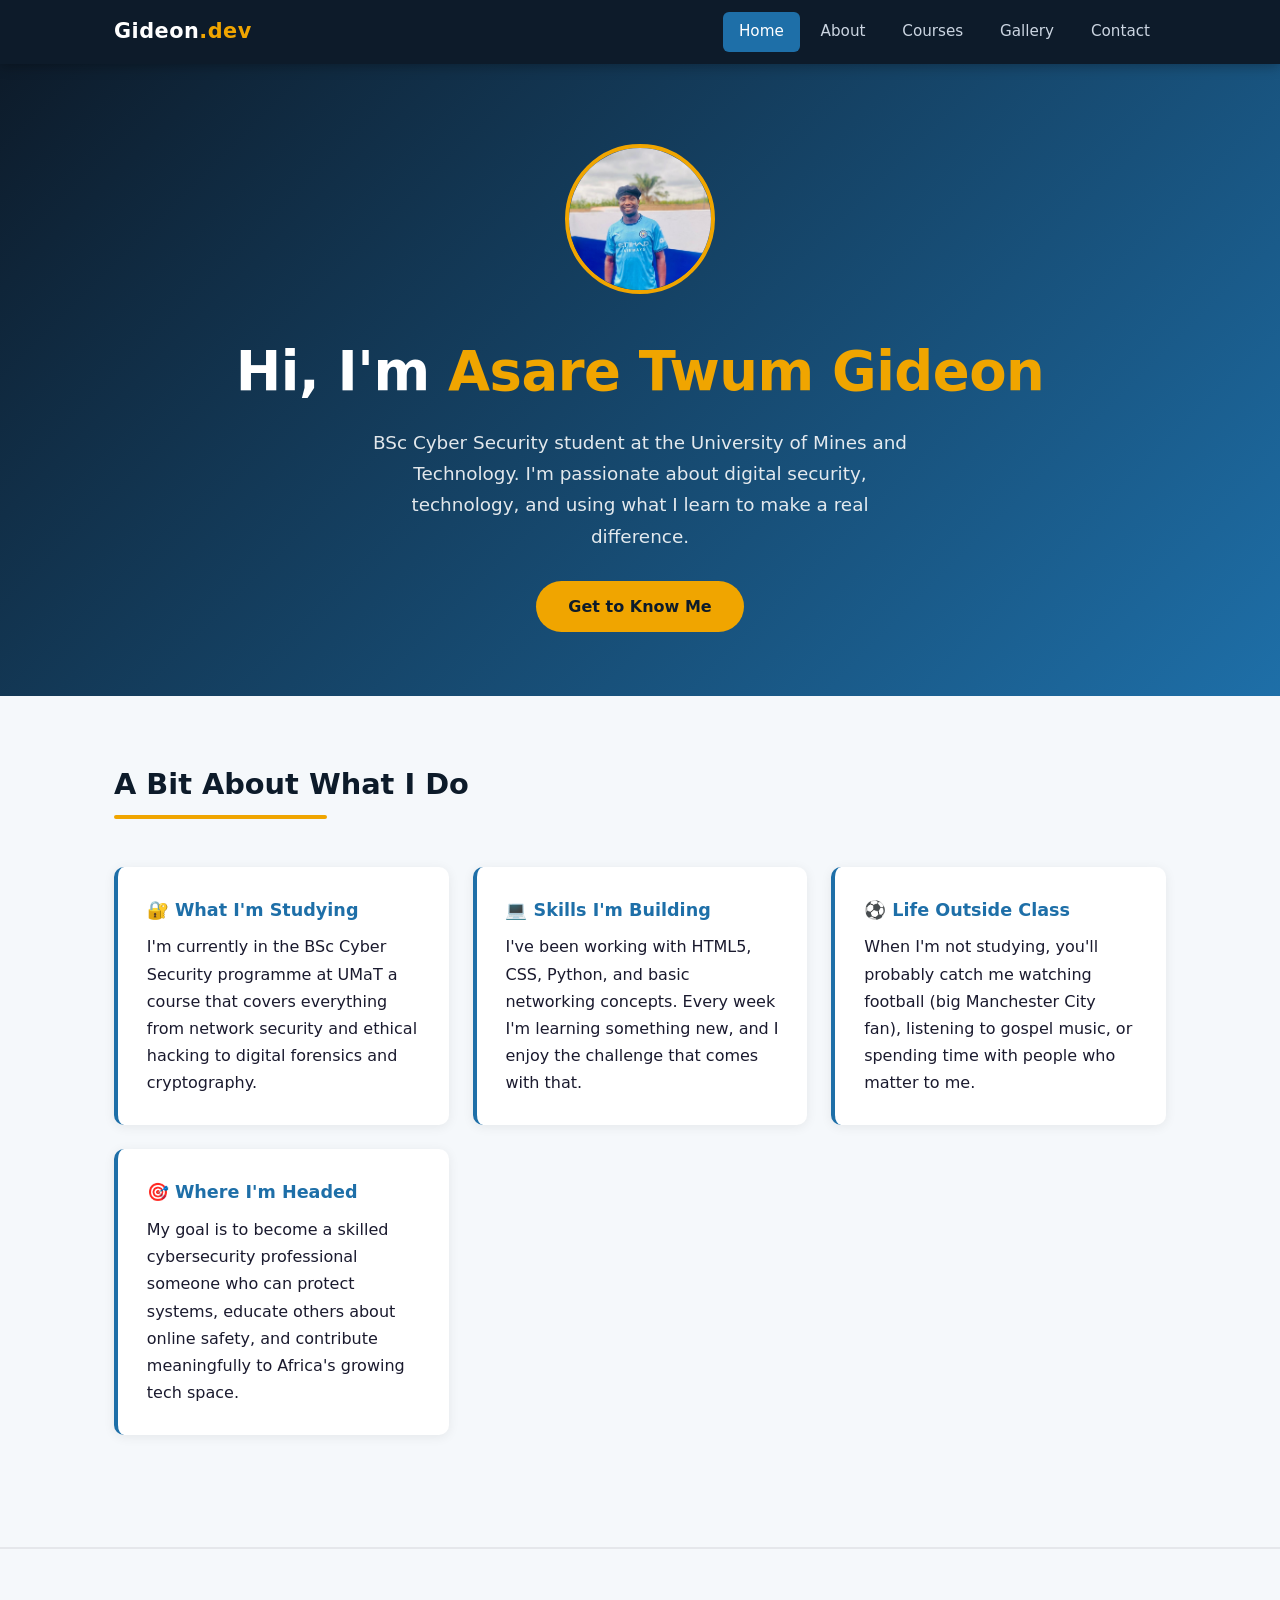
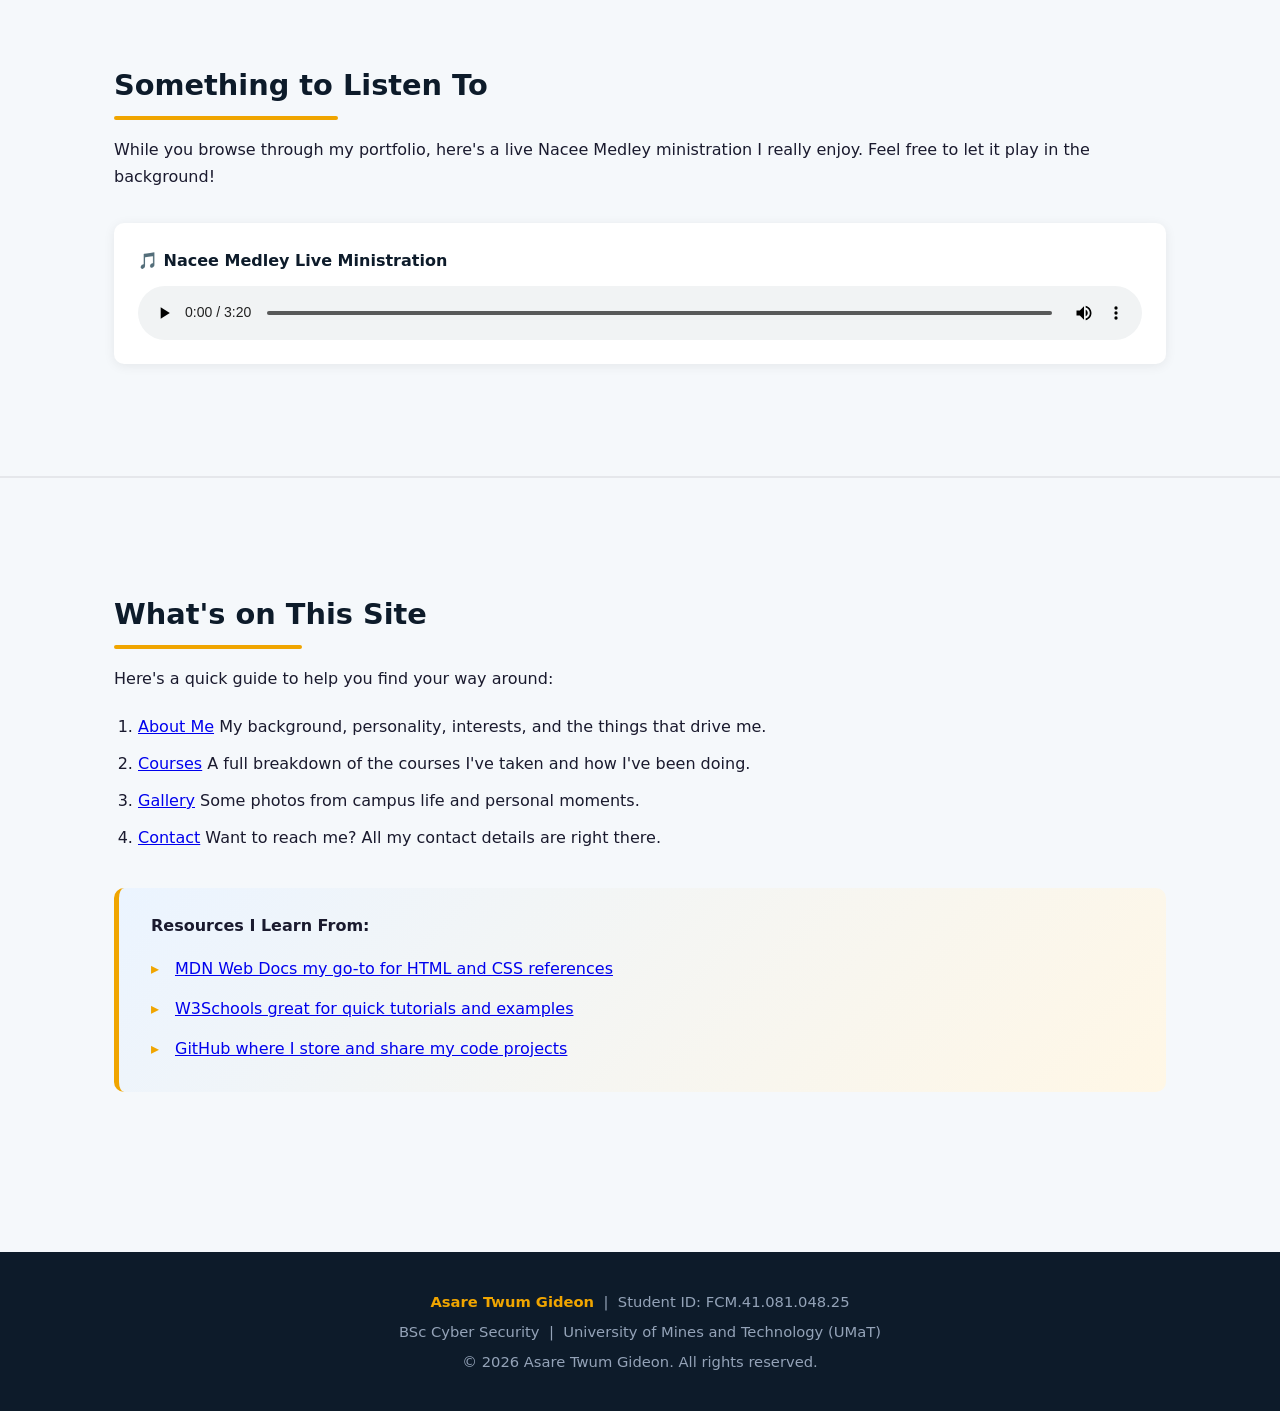
<file: index.html>
<!DOCTYPE html>
<html lang="en">
<head>
  <meta charset="UTF-8" />
  <meta name="viewport" content="width=device-width, initial-scale=1.0" />
  <meta name="description" content="Academic Portfolio of Asare Twum Gideon BSc Cyber Security student at UMaT" />
  <meta name="author" content="Asare Twum Gideon" />
  <title>Home | Asare Twum Gideon</title>
  <link rel="stylesheet" href="style.css" />
</head>
<body>

  <header>
    <div class="header-inner">
      <a href="index.html" class="logo">Gideon<span>.dev</span></a>
      <nav>
        <ul>
          <li><a href="index.html" class="active">Home</a></li>
          <li><a href="about.html">About</a></li>
          <li><a href="courses.html">Courses</a></li>
          <li><a href="gallery.html">Gallery</a></li>
          <li><a href="contact.html">Contact</a></li>
        </ul>
      </nav>
    </div>
  </header>

  <section class="hero">
    <img src="images/photo1.jpg" alt="Asare Twum Gideon smiling outdoors in a Manchester City jersey" class="hero-photo" />
    <h1>Hi, I'm <span>Asare Twum Gideon</span></h1>
    <p>BSc Cyber Security student at the University of Mines and Technology. I'm passionate about digital security, technology, and using what I learn to make a real difference.</p>
    <a href="about.html" class="btn">Get to Know Me</a>
  </section>

  <main>

    <section class="section">
      <h2 class="section-title">A Bit About What I Do</h2>
      <div class="card-grid">
        <article class="card">
          <h3>🔐 What I'm Studying</h3>
          <p>I'm currently in the BSc Cyber Security programme at UMaT a course that covers everything from network security and ethical hacking to digital forensics and cryptography.</p>
        </article>
        <article class="card">
          <h3>💻 Skills I'm Building</h3>
          <p>I've been working with HTML5, CSS, Python, and basic networking concepts. Every week I'm learning something new, and I enjoy the challenge that comes with that.</p>
        </article>
        <article class="card">
          <h3>⚽ Life Outside Class</h3>
          <p>When I'm not studying, you'll probably catch me watching football (big Manchester City fan), listening to gospel music, or spending time with people who matter to me.</p>
        </article>
        <article class="card">
          <h3>🎯 Where I'm Headed</h3>
          <p>My goal is to become a skilled cybersecurity professional someone who can protect systems, educate others about online safety, and contribute meaningfully to Africa's growing tech space.</p>
        </article>
      </div>
    </section>

    <hr class="divider" />

    <section class="section">
      <h2 class="section-title">Something to Listen To</h2>
      <p>While you browse through my portfolio, here's a live Nacee Medley ministration I really enjoy. Feel free to let it play in the background!</p>
      <div class="audio-wrap">
        <p>🎵 Nacee Medley  Live Ministration</p>
        <audio controls>
          <source src="media/audio.mp3" type="audio/mpeg" />
          Your browser does not support the audio element.
        </audio>
      </div>
    </section>

    <hr class="divider" />

    <section class="section">
      <h2 class="section-title">What's on This Site</h2>
      <p>Here's a quick guide to help you find your way around:</p>
      <ol class="styled-ol">
        <li><a href="about.html">About Me</a> My background, personality, interests, and the things that drive me.</li>
        <li><a href="courses.html">Courses</a>  A full breakdown of the courses I've taken and how I've been doing.</li>
        <li><a href="gallery.html">Gallery</a>  Some photos from campus life and personal moments.</li>
        <li><a href="contact.html">Contact</a>  Want to reach me? All my contact details are right there.</li>
      </ol>

      <div class="highlight" style="margin-top:2rem;">
        <strong>Resources I Learn From:</strong>
        <ul class="styled-list" style="margin-top:0.6rem;">
          <li><a href="https://developer.mozilla.org" target="_blank" rel="noopener">MDN Web Docs  my go-to for HTML and CSS references</a></li>
          <li><a href="https://www.w3schools.com" target="_blank" rel="noopener">W3Schools  great for quick tutorials and examples</a></li>
          <li><a href="https://github.com" target="_blank" rel="noopener">GitHub  where I store and share my code projects</a></li>
        </ul>
      </div>
    </section>

  </main>

  <footer>
    <p><strong>Asare Twum Gideon</strong> &nbsp;|&nbsp; Student ID: FCM.41.081.048.25</p>
    <p>BSc Cyber Security &nbsp;|&nbsp; University of Mines and Technology (UMaT)</p>
    <p>&copy; 2026 Asare Twum Gideon. All rights reserved.</p>
  </footer>

</body>
</html>
</file>
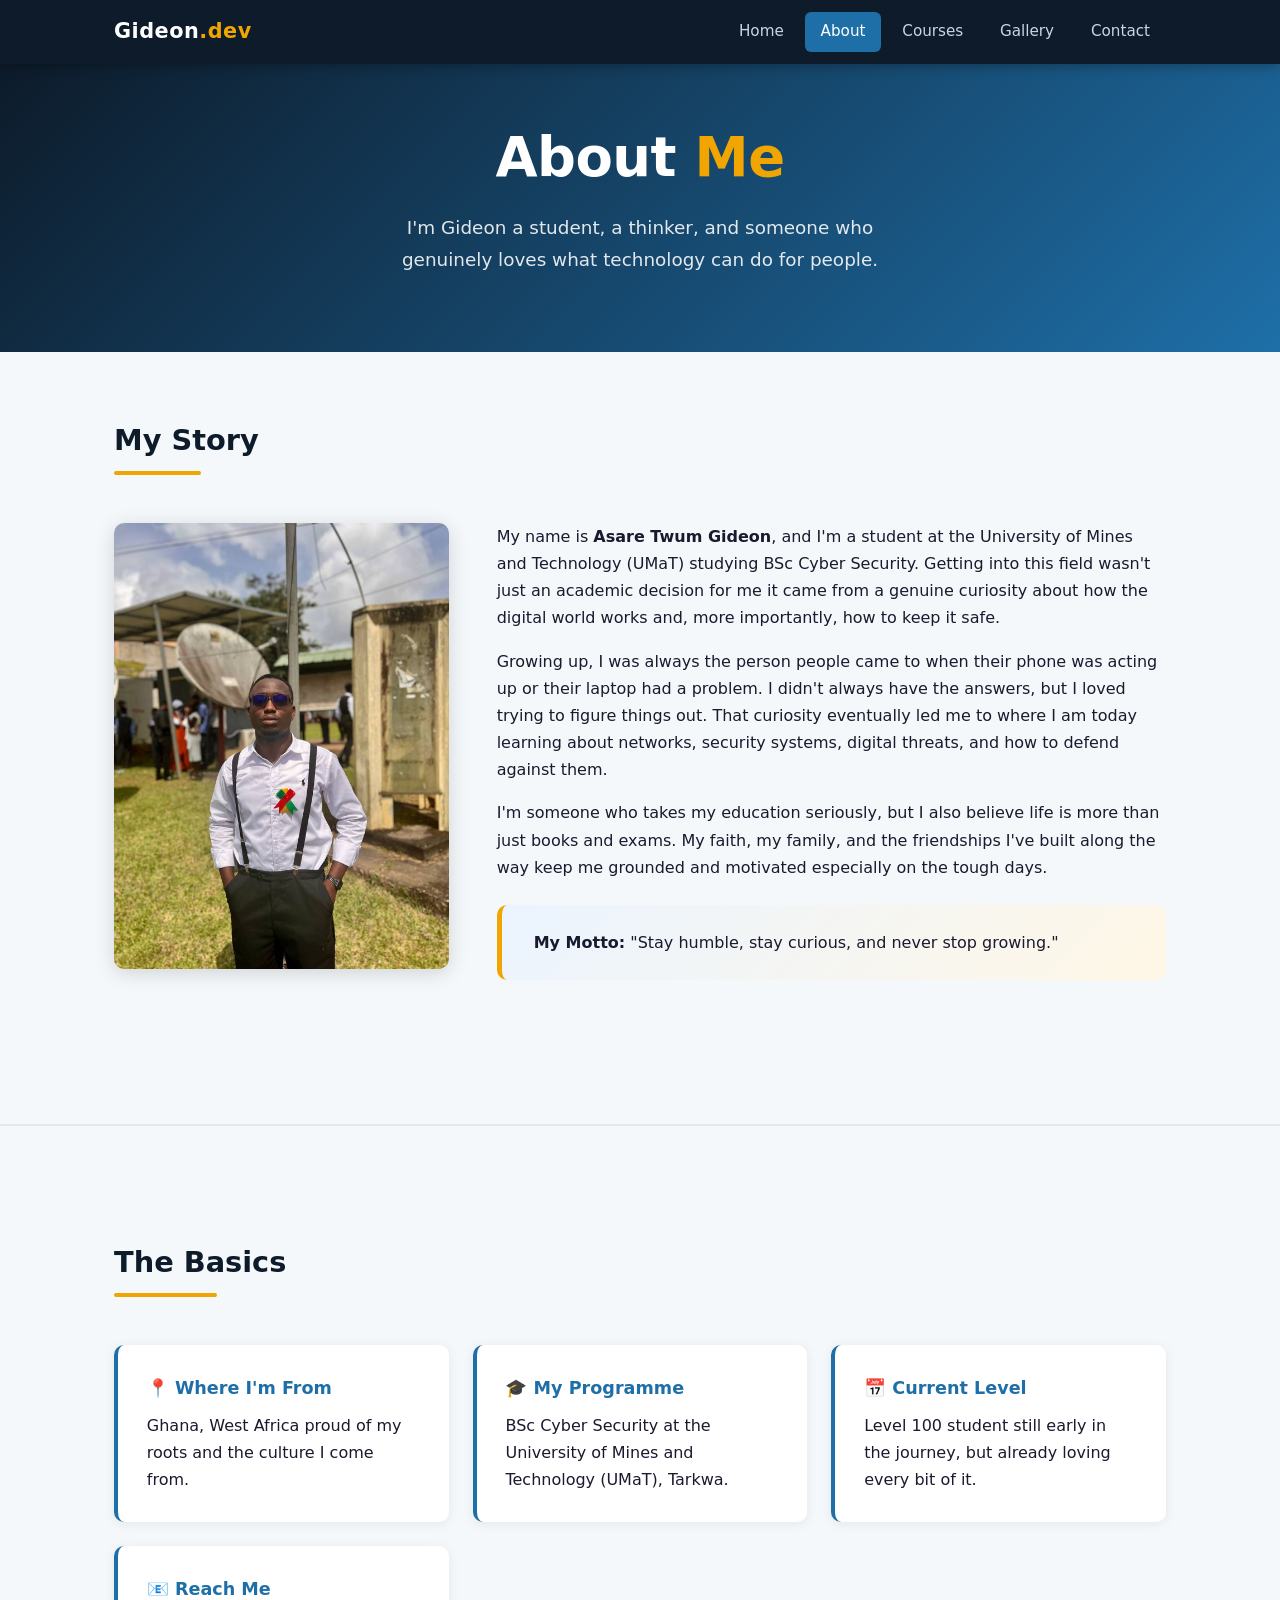
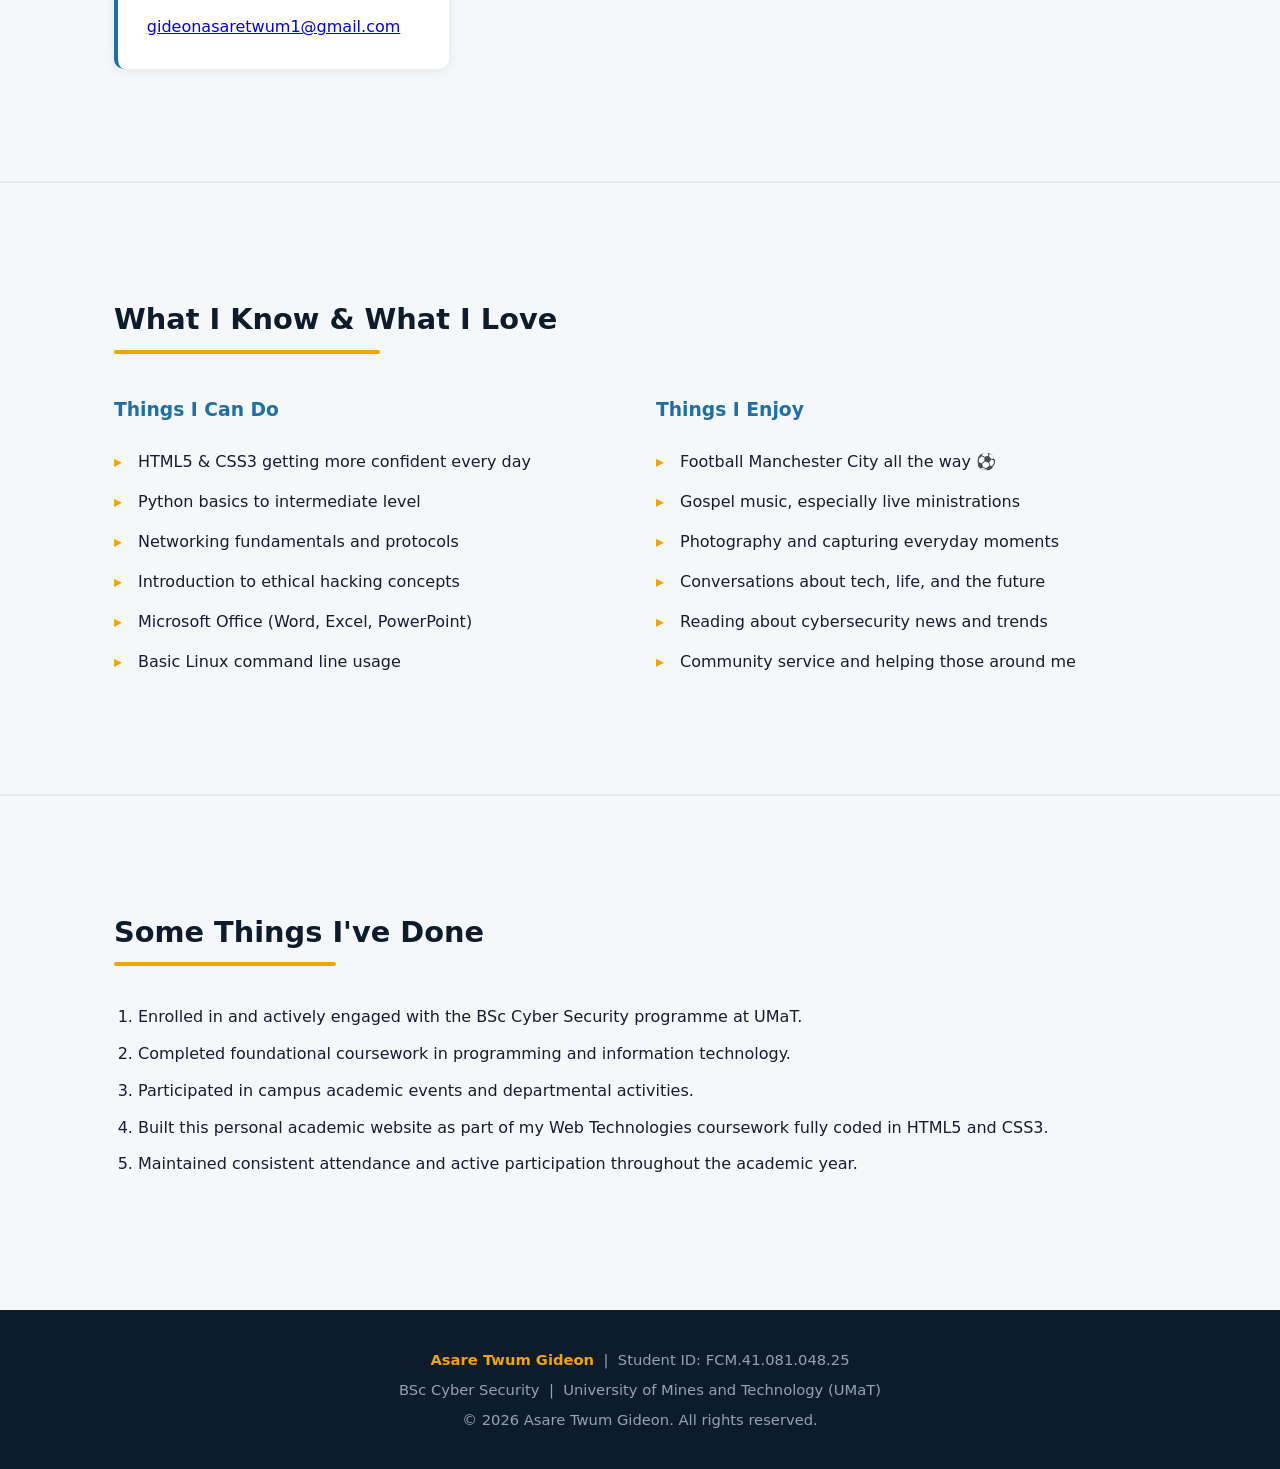
<file: about.html>
<!DOCTYPE html>
<html lang="en">
<head>
  <meta charset="UTF-8" />
  <meta name="viewport" content="width=device-width, initial-scale=1.0" />
  <meta name="description" content="About Asare Twum Gideon, BSc Cyber Security, UMaT" />
  <meta name="author" content="Asare Twum Gideon" />
  <title>About Me | Asare Twum Gideon</title>
  <link rel="stylesheet" href="style.css" />
</head>
<body>

  <header>
    <div class="header-inner">
      <a href="index.html" class="logo">Gideon<span>.dev</span></a>
      <nav>
        <ul>
          <li><a href="index.html">Home</a></li>
          <li><a href="about.html" class="active">About</a></li>
          <li><a href="courses.html">Courses</a></li>
          <li><a href="gallery.html">Gallery</a></li>
          <li><a href="contact.html">Contact</a></li>
        </ul>
      </nav>
    </div>
  </header>

  <section class="hero" style="padding:3rem 1.5rem;">
    <h1>About <span>Me</span></h1>
    <p>I'm Gideon a student, a thinker, and someone who genuinely loves what technology can do for people.</p>
  </section>

  <main>

    <section class="section">
      <h2 class="section-title">My Story</h2>
      <div class="about-grid">
        <aside>
          <img src="images/photo2.jpg" alt="Asare Twum Gideon in formal white shirt with suspenders on campus" class="about-img" />
        </aside>
        <article>
          <p>My name is <strong>Asare Twum Gideon</strong>, and I'm a student at the University of Mines and Technology (UMaT) studying BSc Cyber Security. Getting into this field wasn't just an academic decision for me it came from a genuine curiosity about how the digital world works and, more importantly, how to keep it safe.</p>

          <p style="margin-top:1rem;">Growing up, I was always the person people came to when their phone was acting up or their laptop had a problem. I didn't always have the answers, but I loved trying to figure things out. That curiosity eventually led me to where I am today  learning about networks, security systems, digital threats, and how to defend against them.</p>

          <p style="margin-top:1rem;">I'm someone who takes my education seriously, but I also believe life is more than just books and exams. My faith, my family, and the friendships I've built along the way keep me grounded and motivated  especially on the tough days.</p>

          <div class="highlight" style="margin-top:1.5rem;">
            <strong>My Motto:</strong> "Stay humble, stay curious, and never stop growing."
          </div>
        </article>
      </div>
    </section>

    <hr class="divider" />

    <section class="section">
      <h2 class="section-title">The Basics</h2>
      <div class="card-grid">
        <div class="card">
          <h3>📍 Where I'm From</h3>
          <p>Ghana, West Africa proud of my roots and the culture I come from.</p>
        </div>
        <div class="card">
          <h3>🎓 My Programme</h3>
          <p>BSc Cyber Security at the University of Mines and Technology (UMaT), Tarkwa.</p>
        </div>
        <div class="card">
          <h3>📅 Current Level</h3>
          <p>Level 100 student still early in the journey, but already loving every bit of it.</p>
        </div>
        <div class="card">
          <h3>📧 Reach Me</h3>
          <p><a href="mailto:gideonasaretwum1@gmail.com">gideonasaretwum1@gmail.com</a></p>
        </div>
      </div>
    </section>

    <hr class="divider" />

    <section class="section">
      <h2 class="section-title">What I Know &amp; What I Love</h2>
      <div style="display:grid; grid-template-columns:1fr 1fr; gap:2rem; margin-top:1.5rem;">
        <div>
          <h3 style="color:var(--sky); margin-bottom:0.8rem;">Things I Can Do</h3>
          <ul class="styled-list">
            <li>HTML5 &amp; CSS3  getting more confident every day</li>
            <li>Python basics to intermediate level</li>
            <li>Networking fundamentals and protocols</li>
            <li>Introduction to ethical hacking concepts</li>
            <li>Microsoft Office (Word, Excel, PowerPoint)</li>
            <li>Basic Linux command line usage</li>
          </ul>
        </div>
        <div>
          <h3 style="color:var(--sky); margin-bottom:0.8rem;">Things I Enjoy</h3>
          <ul class="styled-list">
            <li>Football  Manchester City all the way ⚽</li>
            <li>Gospel music, especially live ministrations</li>
            <li>Photography and capturing everyday moments</li>
            <li>Conversations about tech, life, and the future</li>
            <li>Reading about cybersecurity news and trends</li>
            <li>Community service and helping those around me</li>
          </ul>
        </div>
      </div>
    </section>

    <hr class="divider" />

    <section class="section">
      <h2 class="section-title">Some Things I've Done</h2>
      <ol class="styled-ol">
        <li>Enrolled in and actively engaged with the BSc Cyber Security programme at UMaT.</li>
        <li>Completed foundational coursework in programming and information technology.</li>
        <li>Participated in campus academic events and departmental activities.</li>
        <li>Built this personal academic website as part of my Web Technologies coursework  fully coded in HTML5 and CSS3.</li>
        <li>Maintained consistent attendance and active participation throughout the academic year.</li>
      </ol>
    </section>

  </main>

  <footer>
    <p><strong>Asare Twum Gideon</strong> &nbsp;|&nbsp; Student ID: FCM.41.081.048.25</p>
    <p>BSc Cyber Security &nbsp;|&nbsp; University of Mines and Technology (UMaT)</p>
    <p>&copy; 2026 Asare Twum Gideon. All rights reserved.</p>
  </footer>

</body>
</html>
</file>
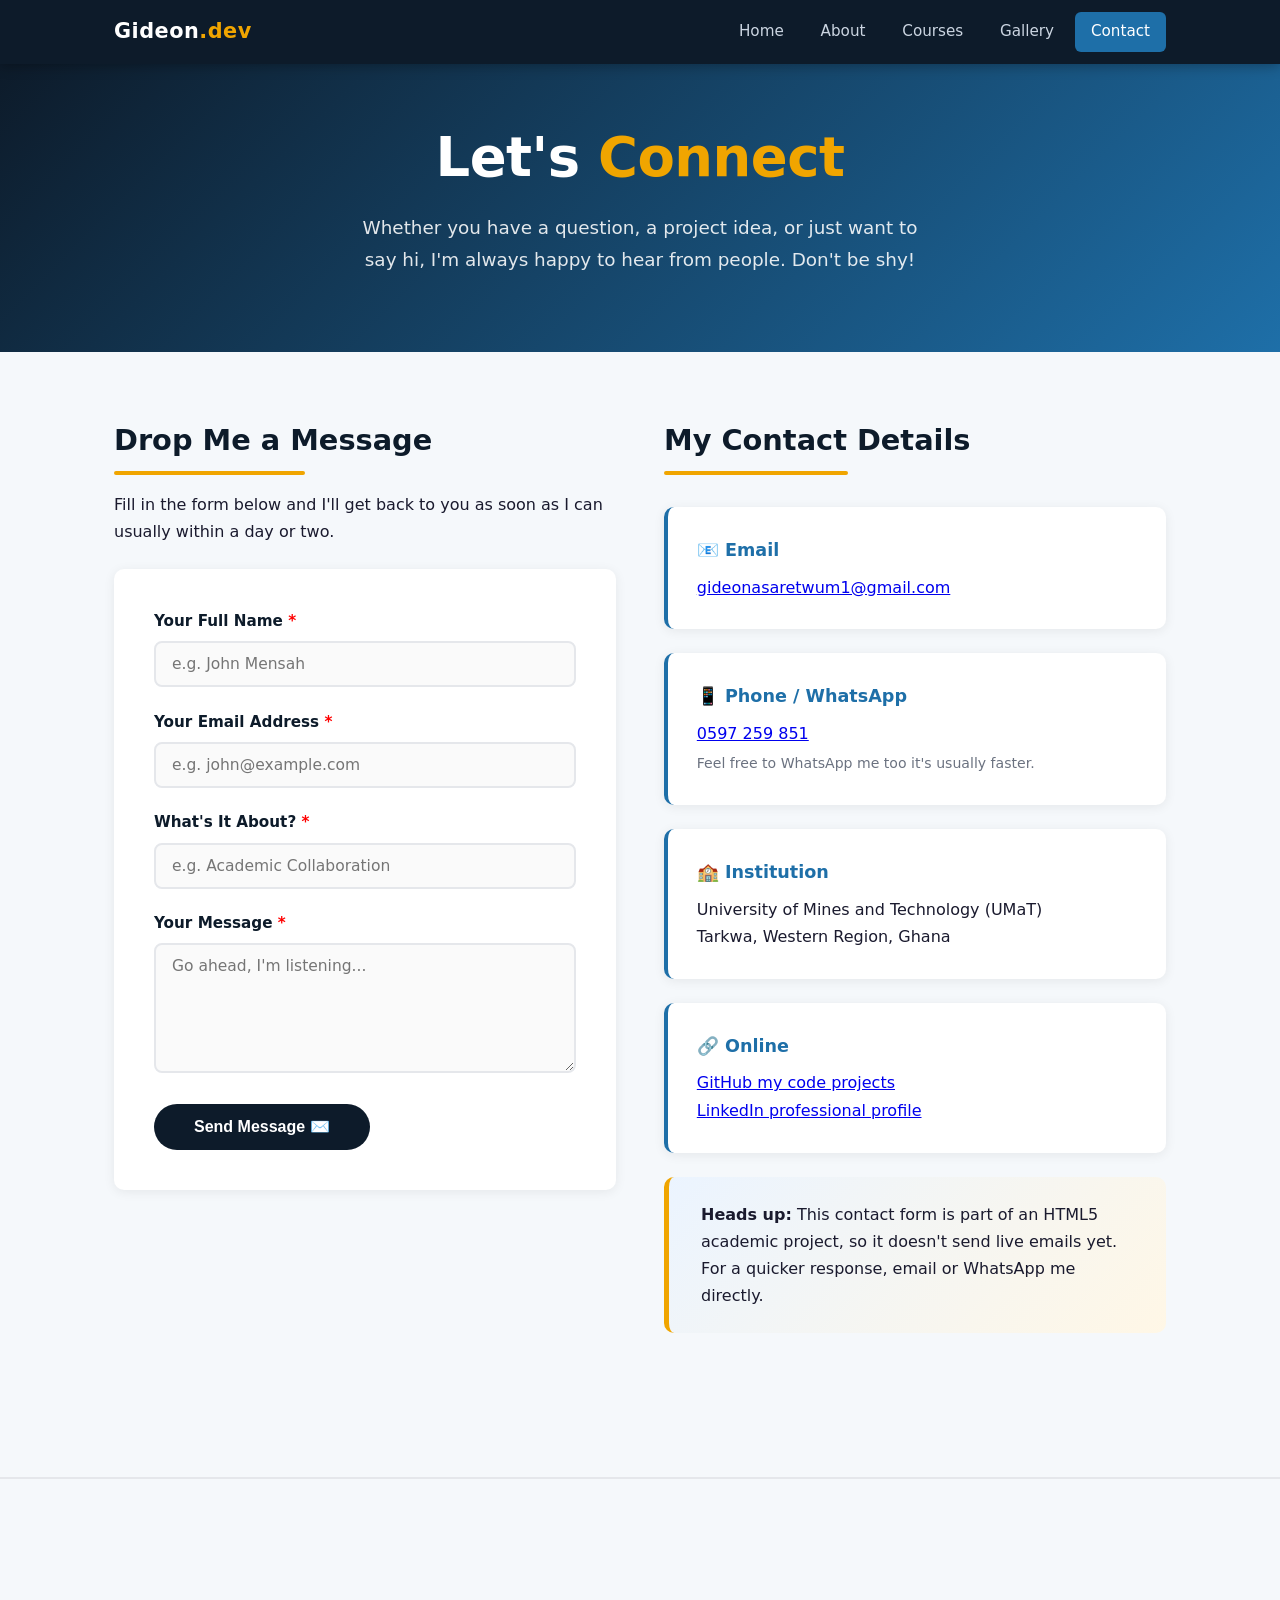
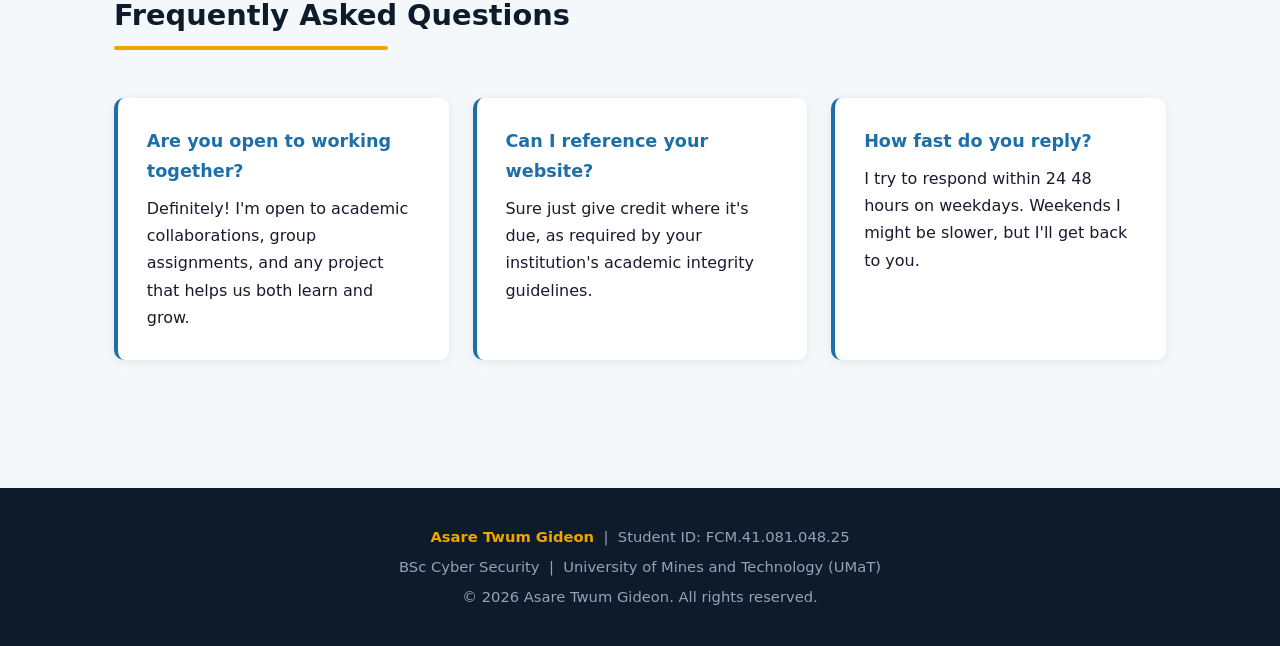
<file: contact.html>
<!DOCTYPE html>
<html lang="en">
<head>
  <meta charset="UTF-8" />
  <meta name="viewport" content="width=device-width, initial-scale=1.0" />
  <meta name="description" content="Contact Asare Twum Gideon, BSc Cyber Security, UMaT" />
  <meta name="author" content="Asare Twum Gideon" />
  <title>Contact | Asare Twum Gideon</title>
  <link rel="stylesheet" href="style.css" />
</head>
<body>

  <header>
    <div class="header-inner">
      <a href="index.html" class="logo">Gideon<span>.dev</span></a>
      <nav>
        <ul>
          <li><a href="index.html">Home</a></li>
          <li><a href="about.html">About</a></li>
          <li><a href="courses.html">Courses</a></li>
          <li><a href="gallery.html">Gallery</a></li>
          <li><a href="contact.html" class="active">Contact</a></li>
        </ul>
      </nav>
    </div>
  </header>

  <section class="hero" style="padding:3rem 1.5rem;">
    <h1>Let's <span>Connect</span></h1>
    <p>Whether you have a question, a project idea, or just want to say hi, I'm always happy to hear from people. Don't be shy!</p>
  </section>

  <main>

    <section class="section">
      <div style="display:grid; grid-template-columns:1fr 1fr; gap:3rem; align-items:start;">

        <div>
          <h2 class="section-title">Drop Me a Message</h2>
          <p style="margin-bottom:1.5rem;">Fill in the form below and I'll get back to you as soon as I can usually within a day or two.</p>

          <form class="contact-form" action="#" method="post">
            <div class="form-group">
              <label for="name">Your Full Name <span style="color:red;">*</span></label>
              <input type="text" id="name" name="name" placeholder="e.g. John Mensah" required />
            </div>

            <div class="form-group">
              <label for="email">Your Email Address <span style="color:red;">*</span></label>
              <input type="email" id="email" name="email" placeholder="e.g. john@example.com" required />
            </div>

            <div class="form-group">
              <label for="subject">What's It About? <span style="color:red;">*</span></label>
              <input type="text" id="subject" name="subject" placeholder="e.g. Academic Collaboration" required />
            </div>

            <div class="form-group">
              <label for="message">Your Message <span style="color:red;">*</span></label>
              <textarea id="message" name="message" placeholder="Go ahead, I'm listening..." required></textarea>
            </div>

            <button type="submit" class="form-submit">Send Message ✉️</button>
          </form>
        </div>

        <aside>
          <h2 class="section-title">My Contact Details</h2>
          <div class="card-grid" style="grid-template-columns:1fr; margin-top:1rem;">
            <div class="card">
              <h3>📧 Email</h3>
              <p><a href="mailto:gideonasaretwum1@gmail.com">gideonasaretwum1@gmail.com</a></p>
            </div>
            <div class="card">
              <h3>📱 Phone / WhatsApp</h3>
              <p><a href="tel:+233597259851">0597 259 851</a></p>
              <p style="font-size:0.88rem; color:var(--muted); margin-top:0.3rem;">Feel free to WhatsApp me too it's usually faster.</p>
            </div>
            <div class="card">
              <h3>🏫 Institution</h3>
              <p>University of Mines and Technology (UMaT)<br />Tarkwa, Western Region, Ghana</p>
            </div>
            <div class="card">
              <h3>🔗 Online</h3>
              <p>
                <a href="https://github.com" target="_blank" rel="noopener">GitHub my code projects</a><br />
                <a href="https://www.linkedin.com" target="_blank" rel="noopener">LinkedIn professional profile</a>
              </p>
            </div>
          </div>

          <div class="highlight" style="margin-top:1.5rem;">
            <strong>Heads up:</strong> This contact form is part of an HTML5 academic project, so it doesn't send live emails yet. For a quicker response, email or WhatsApp me directly.
          </div>
        </aside>

      </div>
    </section>

    <hr class="divider" />

    <section class="section">
      <h2 class="section-title">Frequently Asked Questions</h2>
      <div class="card-grid">
        <div class="card">
          <h3>Are you open to working together?</h3>
          <p>Definitely! I'm open to academic collaborations, group assignments, and any project that helps us both learn and grow.</p>
        </div>
        <div class="card">
          <h3>Can I reference your website?</h3>
          <p>Sure just give credit where it's due, as required by your institution's academic integrity guidelines.</p>
        </div>
        <div class="card">
          <h3>How fast do you reply?</h3>
          <p>I try to respond within 24 48 hours on weekdays. Weekends I might be slower, but I'll get back to you.</p>
        </div>
      </div>
    </section>

  </main>

  <footer>
    <p><strong>Asare Twum Gideon</strong> &nbsp;|&nbsp; Student ID: FCM.41.081.048.25</p>
    <p>BSc Cyber Security &nbsp;|&nbsp; University of Mines and Technology (UMaT)</p>
    <p>&copy; 2026 Asare Twum Gideon. All rights reserved.</p>
  </footer>

</body>
</html>
</file>
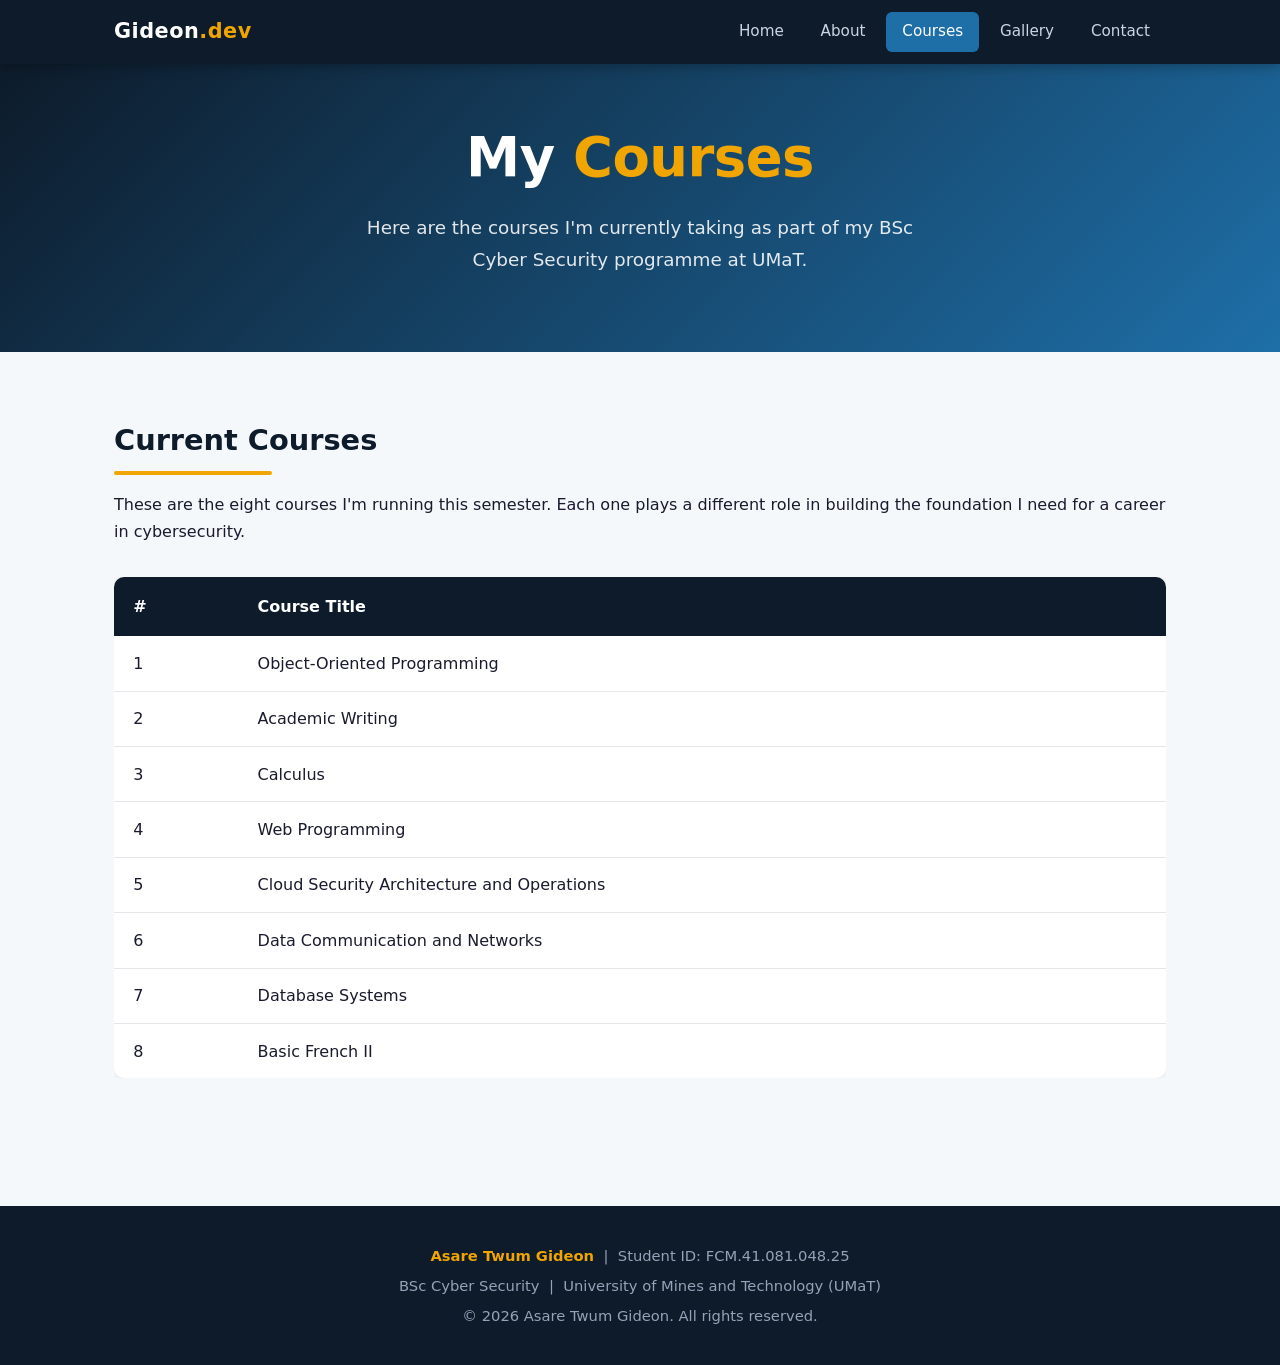
<file: courses.html>
<!DOCTYPE html>
<html lang="en">
<head>
  <meta charset="UTF-8" />
  <meta name="viewport" content="width=device-width, initial-scale=1.0" />
  <meta name="description" content="Courses, Asare Twum Gideon's academic record at UMaT" />
  <meta name="author" content="Asare Twum Gideon" />
  <title>Courses | Asare Twum Gideon</title>
  <link rel="stylesheet" href="style.css" />
</head>
<body>

  <header>
    <div class="header-inner">
      <a href="index.html" class="logo">Gideon<span>.dev</span></a>
      <nav>
        <ul>
          <li><a href="index.html">Home</a></li>
          <li><a href="about.html">About</a></li>
          <li><a href="courses.html" class="active">Courses</a></li>
          <li><a href="gallery.html">Gallery</a></li>
          <li><a href="contact.html">Contact</a></li>
        </ul>
      </nav>
    </div>
  </header>

  <section class="hero" style="padding:3rem 1.5rem;">
    <h1>My <span>Courses</span></h1>
    <p>Here are the courses I'm currently taking as part of my BSc Cyber Security programme at UMaT.</p>
  </section>

  <main>

    <section class="section">
      <h2 class="section-title">Current Courses</h2>
      <p style="margin-bottom:1.5rem;">These are the eight courses I'm running this semester. Each one plays a different role in building the foundation I need for a career in cybersecurity.</p>
      <div class="table-wrap">
        <table>
          <thead>
            <tr>
              <th>#</th>
              <th>Course Title</th>
            </tr>
          </thead>
          <tbody>
            <tr>
              <td>1</td>
              <td>Object-Oriented Programming</td>
            </tr>
            <tr>
              <td>2</td>
              <td>Academic Writing</td>
            </tr>
            <tr>
              <td>3</td>
              <td>Calculus</td>
            </tr>
            <tr>
              <td>4</td>
              <td>Web Programming</td>
            </tr>
            <tr>
              <td>5</td>
              <td>Cloud Security Architecture and Operations</td>
            </tr>
            <tr>
              <td>6</td>
              <td>Data Communication and Networks</td>
            </tr>
            <tr>
              <td>7</td>
              <td>Database Systems</td>
            </tr>
            <tr>
              <td>8</td>
              <td>Basic French II</td>
            </tr>
          </tbody>
        </table>
      </div>
    </section>

  </main>

  <footer>
    <p><strong>Asare Twum Gideon</strong> &nbsp;|&nbsp; Student ID: FCM.41.081.048.25</p>
    <p>BSc Cyber Security &nbsp;|&nbsp; University of Mines and Technology (UMaT)</p>
    <p>&copy; 2026 Asare Twum Gideon. All rights reserved.</p>
  </footer>

</body>
</html>
</file>
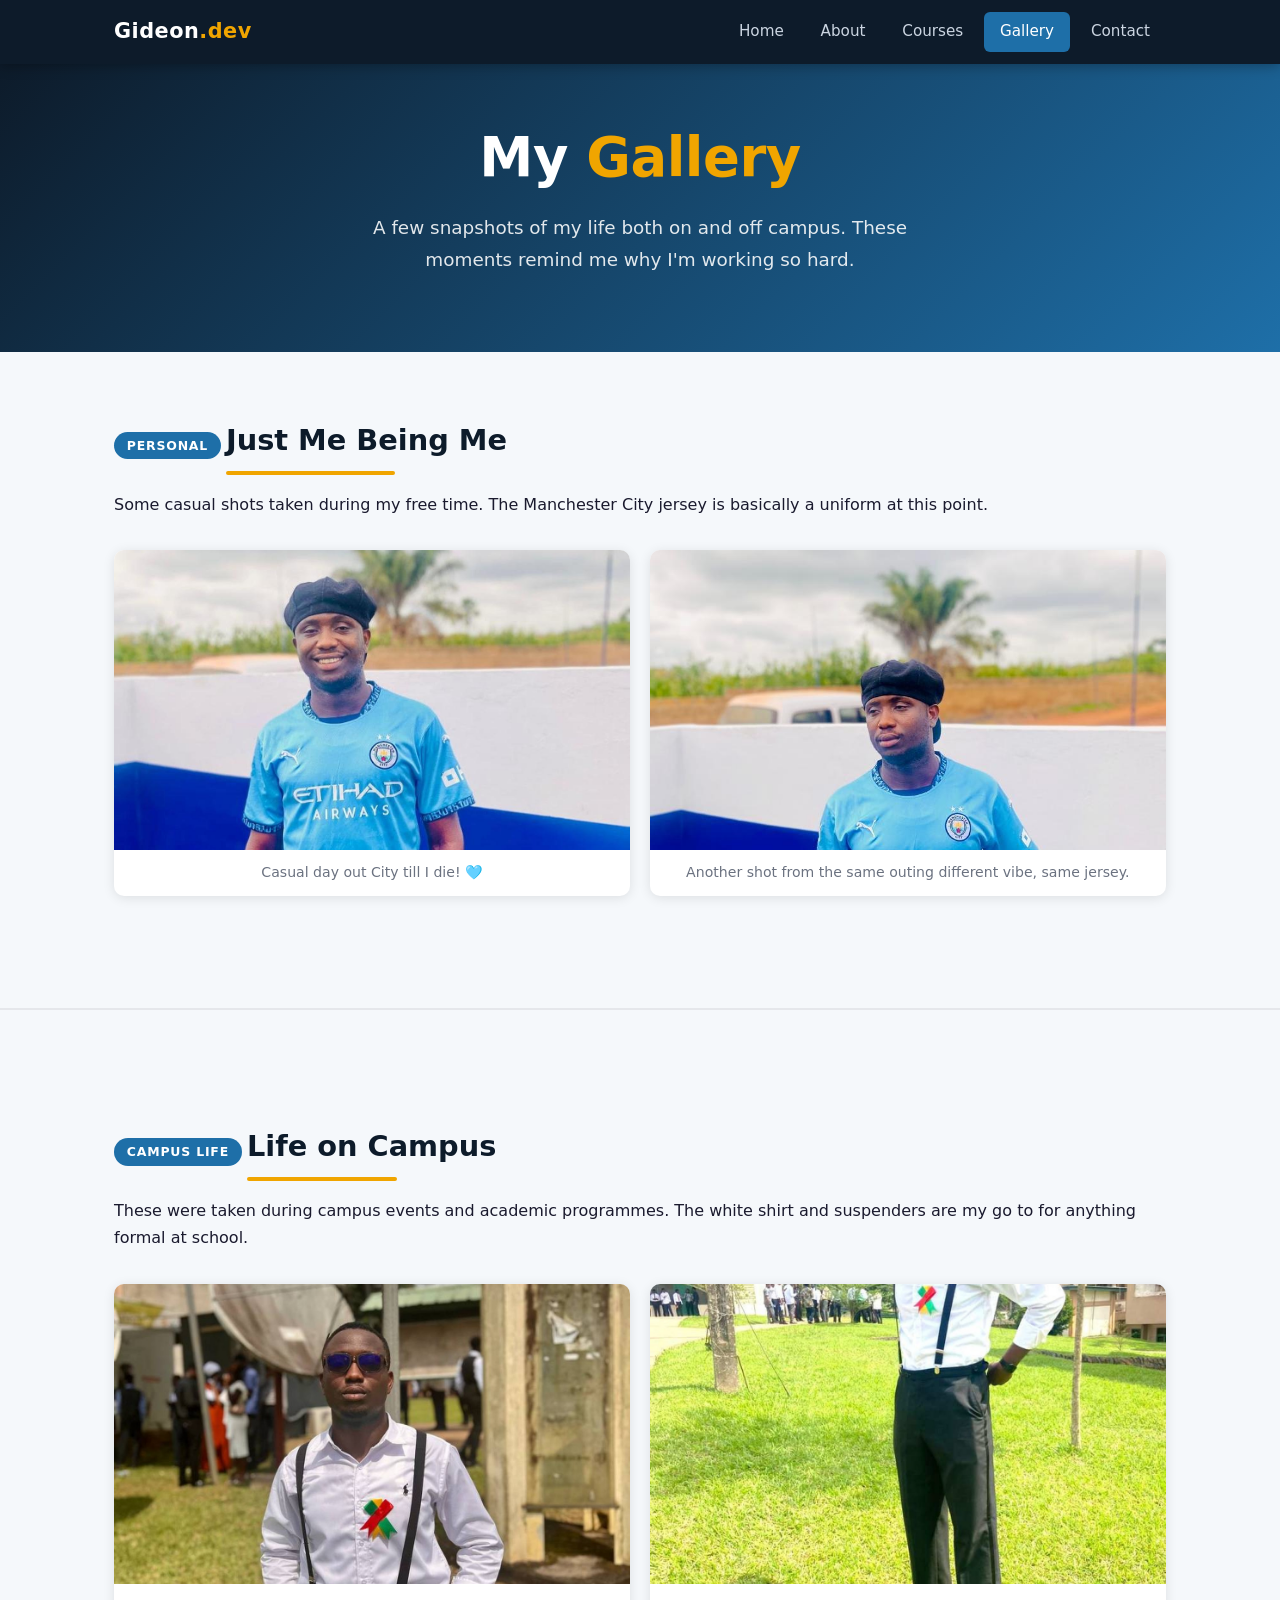
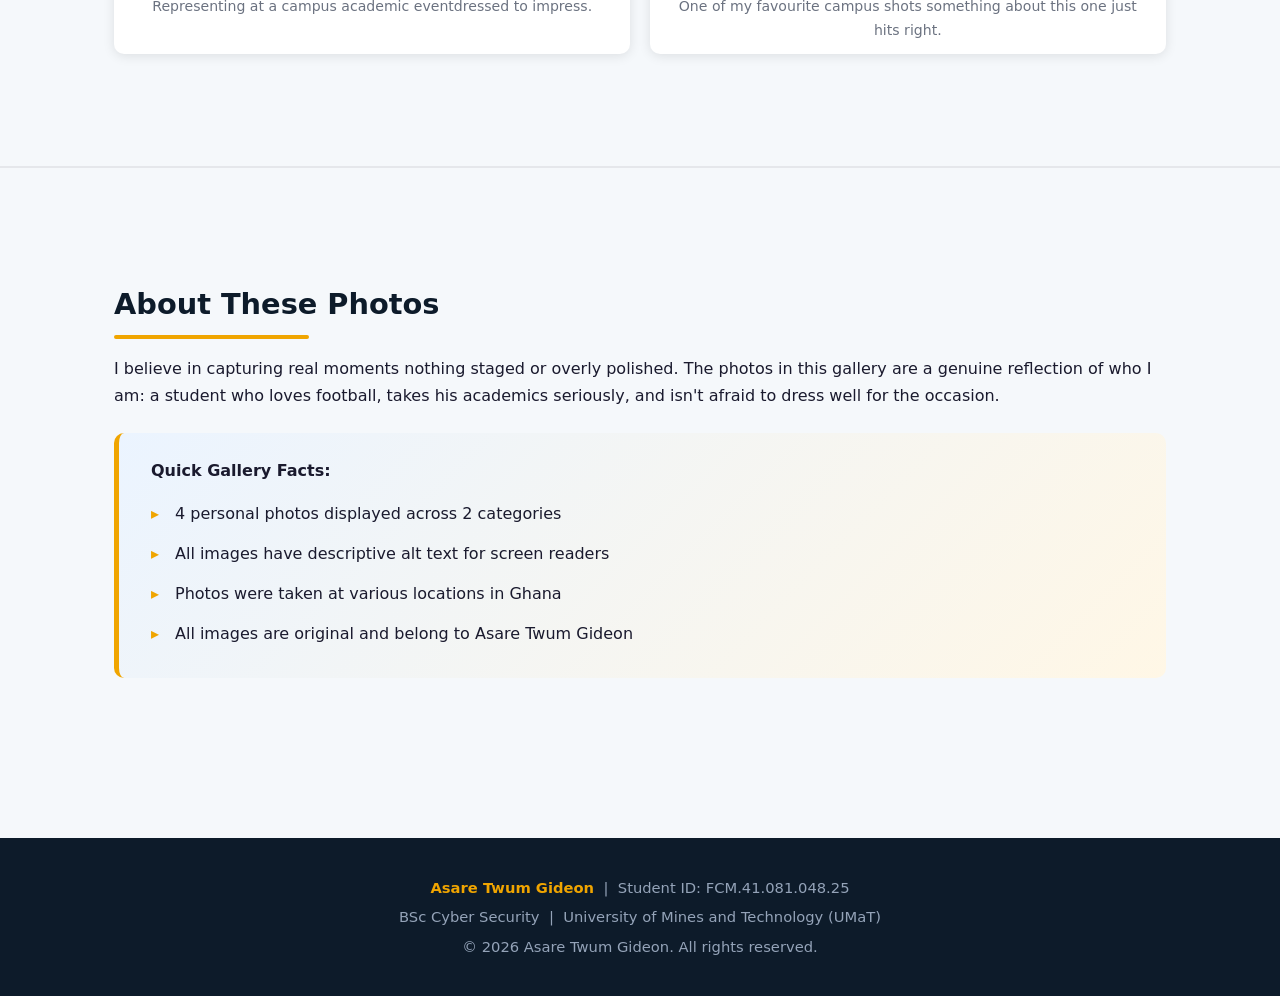
<file: gallery.html>
<!DOCTYPE html>
<html lang="en">
<head>
  <meta charset="UTF-8" />
  <meta name="viewport" content="width=device-width, initial-scale=1.0" />
  <meta name="description" content="Photo Gallery, Asare Twum Gideon's personal and academic moments" />
  <meta name="author" content="Asare Twum Gideon" />
  <title>Gallery | Asare Twum Gideon</title>
  <link rel="stylesheet" href="style.css" />
  <style>
    .gallery-grid { grid-template-columns: repeat(auto-fit, minmax(260px, 1fr)); }
    .gallery-grid img { height: 300px; }
    .category-label {
      display: inline-block;
      background: var(--sky);
      color: white;
      font-size: 0.78rem;
      font-weight: 700;
      padding: 0.2rem 0.8rem;
      border-radius: 50px;
      margin-bottom: 1.2rem;
      text-transform: uppercase;
      letter-spacing: 0.8px;
    }
  </style>
</head>
<body>

  <header>
    <div class="header-inner">
      <a href="index.html" class="logo">Gideon<span>.dev</span></a>
      <nav>
        <ul>
          <li><a href="index.html">Home</a></li>
          <li><a href="about.html">About</a></li>
          <li><a href="courses.html">Courses</a></li>
          <li><a href="gallery.html" class="active">Gallery</a></li>
          <li><a href="contact.html">Contact</a></li>
        </ul>
      </nav>
    </div>
  </header>

  <section class="hero" style="padding:3rem 1.5rem;">
    <h1>My <span>Gallery</span></h1>
    <p>A few snapshots of my life both on and off campus. These moments remind me why I'm working so hard.</p>
  </section>

  <main>

    <section class="section">
      <span class="category-label">Personal</span>
      <h2 class="section-title">Just Me Being Me</h2>
      <p>Some casual shots taken during my free time. The Manchester City jersey is basically a uniform at this point.</p>

      <div class="gallery-grid">
        <figure>
          <img src="images/photo1.jpg" alt="Gideon smiling outdoors in a Manchester City Etihad Airways jersey and black beret" />
          <figcaption>Casual day out City till I die! 🩵</figcaption>
        </figure>
        <figure>
          <img src="images/photo4.jpg" alt="Gideon in Manchester City jersey looking into the distance outdoors" />
          <figcaption>Another shot from the same outing different vibe, same jersey.</figcaption>
        </figure>
      </div>
    </section>

    <hr class="divider" />

    <section class="section">
      <span class="category-label">Campus Life</span>
      <h2 class="section-title">Life on Campus</h2>
      <p>These were taken during campus events and academic programmes. The white shirt and suspenders are my go to for anything formal at school.</p>

      <div class="gallery-grid">
        <figure>
          <img src="images/photo2.jpg" alt="Gideon dressed formally in a white shirt with black suspenders and blue sunglasses, standing on campus with a satellite dish in the background" />
          <figcaption>Representing at a campus academic eventdressed to impress.</figcaption>
        </figure>
        <figure>
          <img src="images/photo3.jpg" alt="Full-length photo of Gideon in white shirt and suspenders standing on the campus lawn with university buildings visible behind him" />
          <figcaption>One of my favourite campus shots something about this one just hits right.</figcaption>
        </figure>
      </div>
    </section>

    <hr class="divider" />

    <section class="section">
      <h2 class="section-title">About These Photos</h2>
      <p>I believe in capturing real moments nothing staged or overly polished. The photos in this gallery are a genuine reflection of who I am: a student who loves football, takes his academics seriously, and isn't afraid to dress well for the occasion.</p>

      <div class="highlight" style="margin-top:1.5rem;">
        <strong>Quick Gallery Facts:</strong>
        <ul class="styled-list" style="margin-top:0.6rem;">
          <li>4 personal photos displayed across 2 categories</li>
          <li>All images have descriptive alt text for screen readers</li>
          <li>Photos were taken at various locations in Ghana</li>
          <li>All images are original and belong to Asare Twum Gideon</li>
        </ul>
      </div>
    </section>

  </main>

  <footer>
    <p><strong>Asare Twum Gideon</strong> &nbsp;|&nbsp; Student ID: FCM.41.081.048.25</p>
    <p>BSc Cyber Security &nbsp;|&nbsp; University of Mines and Technology (UMaT)</p>
    <p>&copy; 2026 Asare Twum Gideon. All rights reserved.</p>
  </footer>

</body>
</html>
</file>
<file: style.css>
/* ===== RESET & BASE ===== */
*, *::before, *::after { box-sizing: border-box; margin: 0; padding: 0; }

:root {
  --navy:   #0D1B2A;
  --sky:    #1E6FA8;
  --accent: #F0A500;
  --light:  #F5F8FB;
  --white:  #FFFFFF;
  --text:   #1A1A2E;
  --muted:  #6B7280;
  --radius: 10px;
}

html { scroll-behavior: smooth; }

body {
  font-family: 'Segoe UI', system-ui, sans-serif;
  background: var(--light);
  color: var(--text);
  line-height: 1.7;
}

/* ===== HEADER / NAV ===== */
header {
  background: var(--navy);
  position: sticky;
  top: 0;
  z-index: 100;
  box-shadow: 0 2px 12px rgba(0,0,0,0.3);
}

.header-inner {
  max-width: 1100px;
  margin: 0 auto;
  padding: 0 1.5rem;
  display: flex;
  align-items: center;
  justify-content: space-between;
  height: 64px;
}

.logo {
  font-size: 1.3rem;
  font-weight: 700;
  color: var(--white);
  text-decoration: none;
  letter-spacing: 0.5px;
}

.logo span { color: var(--accent); }

nav ul {
  list-style: none;
  display: flex;
  gap: 0.3rem;
}

nav a {
  display: block;
  padding: 0.45rem 1rem;
  color: #CBD5E1;
  text-decoration: none;
  border-radius: 6px;
  font-size: 0.95rem;
  transition: background 0.2s, color 0.2s;
}

nav a:hover, nav a.active {
  background: var(--sky);
  color: var(--white);
}

/* ===== HERO ===== */
.hero {
  background: linear-gradient(135deg, var(--navy) 0%, var(--sky) 100%);
  color: var(--white);
  padding: 5rem 1.5rem 4rem;
  text-align: center;
}

.hero h1 {
  font-size: clamp(2rem, 5vw, 3.4rem);
  font-weight: 800;
  letter-spacing: -0.5px;
  margin-bottom: 0.5rem;
}

.hero h1 span { color: var(--accent); }

.hero p {
  font-size: 1.15rem;
  opacity: 0.88;
  max-width: 560px;
  margin: 0 auto 1.8rem;
}

.btn {
  display: inline-block;
  padding: 0.75rem 2rem;
  background: var(--accent);
  color: var(--navy);
  font-weight: 700;
  border-radius: 50px;
  text-decoration: none;
  transition: opacity 0.2s, transform 0.15s;
}

.btn:hover { opacity: 0.88; transform: translateY(-2px); }

.hero-photo {
  width: 150px;
  height: 150px;
  border-radius: 50%;
  object-fit: cover;
  border: 4px solid var(--accent);
  margin-bottom: 1.5rem;
}

/* ===== SECTIONS ===== */
.section { padding: 4rem 1.5rem; max-width: 1100px; margin: 0 auto; }

.section-title {
  font-size: 1.8rem;
  font-weight: 800;
  color: var(--navy);
  margin-bottom: 1rem;
  position: relative;
  display: inline-block;
}

.section-title::after {
  content: '';
  display: block;
  height: 4px;
  width: 60%;
  background: var(--accent);
  border-radius: 2px;
  margin-top: 6px;
}

/* ===== CARDS ===== */
.card-grid {
  display: grid;
  grid-template-columns: repeat(auto-fit, minmax(260px, 1fr));
  gap: 1.5rem;
  margin-top: 2rem;
}

.card {
  background: var(--white);
  border-radius: var(--radius);
  padding: 1.8rem;
  box-shadow: 0 2px 12px rgba(0,0,0,0.07);
  border-left: 4px solid var(--sky);
  transition: transform 0.2s, box-shadow 0.2s;
}

.card:hover { transform: translateY(-4px); box-shadow: 0 6px 24px rgba(0,0,0,0.12); }
.card h3 { color: var(--sky); margin-bottom: 0.5rem; font-size: 1.1rem; }

/* ===== TABLE ===== */
.table-wrap { overflow-x: auto; margin-top: 2rem; }

table {
  width: 100%;
  border-collapse: collapse;
  background: var(--white);
  border-radius: var(--radius);
  overflow: hidden;
  box-shadow: 0 2px 12px rgba(0,0,0,0.07);
}

thead { background: var(--navy); color: var(--white); }
thead th { padding: 1rem 1.2rem; text-align: left; font-weight: 700; }
tbody td { padding: 0.85rem 1.2rem; border-bottom: 1px solid #E5E7EB; }
tbody tr:last-child td { border-bottom: none; }
tbody tr:hover { background: #F0F4FF; }

/* ===== LISTS ===== */
.styled-list { list-style: none; margin-top: 1rem; }
.styled-list li { padding: 0.4rem 0 0.4rem 1.5rem; position: relative; }
.styled-list li::before { content: '▸'; color: var(--accent); position: absolute; left: 0; }

ol.styled-ol { margin-top: 1rem; padding-left: 1.5rem; }
ol.styled-ol li { padding: 0.3rem 0; }

/* ===== GALLERY ===== */
.gallery-grid {
  display: grid;
  grid-template-columns: repeat(auto-fit, minmax(220px, 1fr));
  gap: 1.2rem;
  margin-top: 2rem;
}

.gallery-grid figure {
  border-radius: var(--radius);
  overflow: hidden;
  box-shadow: 0 2px 12px rgba(0,0,0,0.1);
  background: var(--white);
}

.gallery-grid img {
  width: 100%;
  height: 240px;
  object-fit: cover;
  display: block;
  transition: transform 0.3s;
}

.gallery-grid figure:hover img { transform: scale(1.04); }

figcaption {
  padding: 0.7rem 1rem;
  font-size: 0.88rem;
  color: var(--muted);
  text-align: center;
}

/* ===== FORM ===== */
.contact-form {
  background: var(--white);
  padding: 2.5rem;
  border-radius: var(--radius);
  box-shadow: 0 2px 12px rgba(0,0,0,0.07);
  max-width: 640px;
}

.form-group { margin-bottom: 1.4rem; }

.form-group label {
  display: block;
  font-weight: 600;
  margin-bottom: 0.4rem;
  color: var(--navy);
  font-size: 0.95rem;
}

.form-group input,
.form-group select,
.form-group textarea {
  width: 100%;
  padding: 0.75rem 1rem;
  border: 2px solid #E5E7EB;
  border-radius: 8px;
  font-size: 0.97rem;
  font-family: inherit;
  transition: border-color 0.2s;
  background: #FAFAFA;
}

.form-group input:focus,
.form-group select:focus,
.form-group textarea:focus {
  outline: none;
  border-color: var(--sky);
  background: var(--white);
}

.form-group textarea { height: 130px; resize: vertical; }

.form-submit {
  background: var(--navy);
  color: var(--white);
  border: none;
  padding: 0.85rem 2.5rem;
  border-radius: 50px;
  font-size: 1rem;
  font-weight: 700;
  cursor: pointer;
  transition: background 0.2s;
}

.form-submit:hover { background: var(--sky); }

/* ===== AUDIO ===== */
.audio-wrap {
  background: var(--white);
  padding: 1.5rem;
  border-radius: var(--radius);
  box-shadow: 0 2px 12px rgba(0,0,0,0.07);
  margin-top: 2rem;
  display: flex;
  flex-direction: column;
  gap: 0.8rem;
}

.audio-wrap p { font-weight: 600; color: var(--navy); }
audio { width: 100%; }

/* ===== ABOUT LAYOUT ===== */
.about-grid {
  display: grid;
  grid-template-columns: 1fr 2fr;
  gap: 3rem;
  align-items: start;
  margin-top: 2rem;
}

.about-img {
  width: 100%;
  border-radius: var(--radius);
  object-fit: cover;
  box-shadow: 0 4px 20px rgba(0,0,0,0.15);
}

/* ===== FOOTER ===== */
footer {
  background: var(--navy);
  color: #94A3B8;
  text-align: center;
  padding: 2rem 1.5rem;
  margin-top: 4rem;
  font-size: 0.92rem;
}

footer strong { color: var(--accent); }
footer p { margin: 0.3rem 0; }

/* ===== DIVIDER ===== */
.divider { border: none; border-top: 2px solid #E5E7EB; margin: 3rem 0; }

/* ===== HIGHLIGHT BOX ===== */
.highlight {
  background: linear-gradient(135deg, #EBF4FF, #FFF7E6);
  border-left: 5px solid var(--accent);
  border-radius: var(--radius);
  padding: 1.5rem 2rem;
  margin: 2rem 0;
}

/* ===== RESPONSIVE ===== */
@media (max-width: 768px) {
  nav ul { gap: 0.1rem; }
  nav a { padding: 0.4rem 0.6rem; font-size: 0.85rem; }
  .about-grid { grid-template-columns: 1fr; }
  .contact-form { padding: 1.5rem; }
}
</file>
